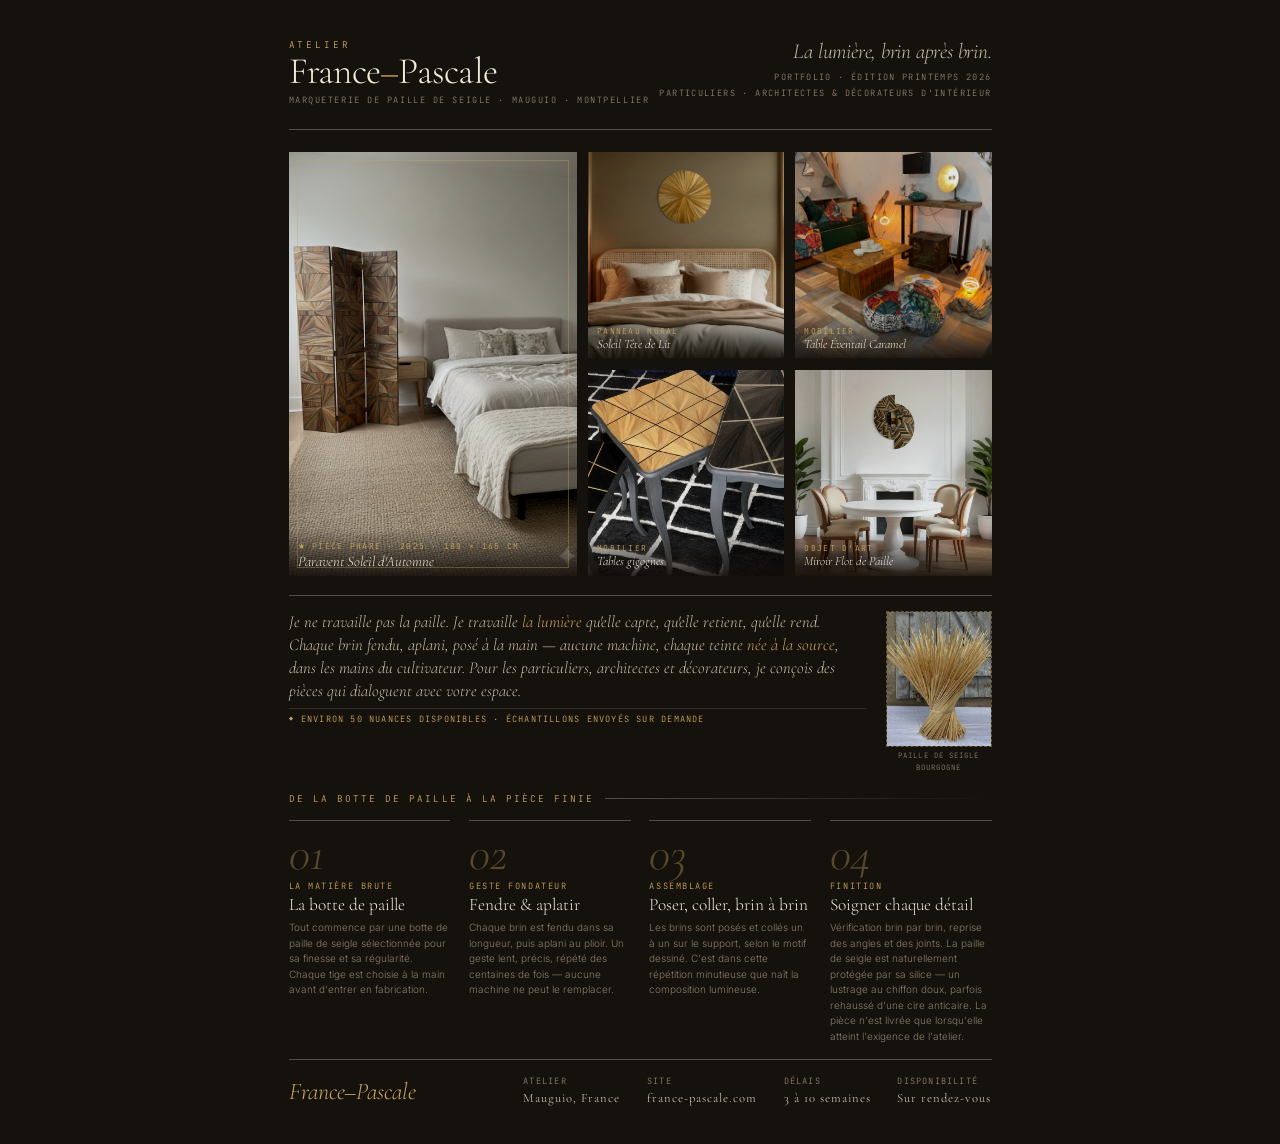
<file: mini-portfolio.html>
<!DOCTYPE html>
<html lang="fr">
<head>
  <meta charset="UTF-8">
  <title>France–Pascale · Mini Portfolio</title>
  <link href="https://fonts.googleapis.com/css2?family=Cormorant+Garamond:ital,wght@0,300;0,400;1,300;1,400&family=Inter:wght@300;400&family=JetBrains+Mono:wght@400&display=swap" rel="stylesheet">
  <style>
    :root {
      --bg:          #15110c;
      --bg-2:        #1c1812;
      --ink:         #f2e9d8;
      --ink-dim:     #c8bca5;
      --ink-mute:    #8a7f6b;
      --line:        rgba(242,233,216,0.12);
      --line-str:    rgba(242,233,216,0.28);
      --gold:        #c9a55c;
      --serif: "Cormorant Garamond", Georgia, serif;
      --sans:  "Inter", -apple-system, sans-serif;
      --mono:  "JetBrains Mono", monospace;
    }

    @page { size: A4 portrait; margin: 0; }

    *, *::before, *::after { box-sizing: border-box; margin: 0; padding: 0; }

    html, body {
      width: 210mm;
      background: var(--bg);
      color: var(--ink);
      font-family: var(--sans);
      font-weight: 300;
      -webkit-font-smoothing: antialiased;
      margin: 0 auto;
    }

    .page {
      width: 210mm;
      min-height: 297mm;
      display: flex;
      flex-direction: column;
      padding: 10mm 12mm 9mm;
    }

    @media print {
      html, body { height: 297mm; overflow: hidden; }
      .page { height: 297mm; min-height: unset; }
    }

    /* ── Header ── */
    .header {
      display: flex;
      justify-content: space-between;
      align-items: flex-start;
      padding-bottom: 6mm;
      border-bottom: 1px solid var(--line-str);
      margin-bottom: 6mm;
      flex-shrink: 0;
    }

    .brand-label {
      font-family: var(--mono);
      font-size: 7pt;
      letter-spacing: 0.32em;
      text-transform: uppercase;
      color: var(--gold);
      margin-bottom: 2px;
    }

    .brand {
      font-family: var(--serif);
      font-size: 28pt;
      font-weight: 300;
      letter-spacing: -0.02em;
      line-height: 1;
      color: var(--ink);
    }
    .brand em { font-style: italic; color: var(--gold); }

    .brand-sub {
      margin-top: 4px;
      font-family: var(--mono);
      font-size: 6.5pt;
      letter-spacing: 0.18em;
      text-transform: uppercase;
      color: var(--ink-mute);
    }

    .header-right {
      text-align: right;
    }
    .header-tagline {
      display: block;
      font-family: var(--serif);
      font-style: italic;
      font-size: 16pt;
      color: var(--ink-dim);
      letter-spacing: -0.01em;
      margin-bottom: 5px;
    }
    .header-meta {
      font-family: var(--mono);
      font-size: 6.5pt;
      letter-spacing: 0.16em;
      text-transform: uppercase;
      color: var(--ink-mute);
      line-height: 1.9;
    }

    /* ── Photos ── */
    .photos {
      display: grid;
      grid-template-columns: 5fr 7fr;
      gap: 3mm;
      height: 112mm;
      flex-shrink: 0;
      margin-bottom: 5mm;
    }

    .photo-main {
      position: relative;
      overflow: hidden;
    }

    .photo-grid {
      display: grid;
      grid-template-columns: 1fr 1fr;
      grid-template-rows: 1fr 1fr;
      gap: 3mm;
    }

    .photo-cell {
      position: relative;
      overflow: hidden;
    }

    .photo-main img,
    .photo-cell img {
      width: 100%;
      height: 100%;
      object-fit: cover;
      display: block;
      filter: brightness(0.88) contrast(1.04);
    }

    .photo-label {
      position: absolute;
      bottom: 0;
      left: 0;
      right: 0;
      padding: 12px 9px 7px;
      background: linear-gradient(transparent, rgba(15,11,7,0.88));
    }
    .photo-label-tag {
      display: block;
      font-family: var(--mono);
      font-size: 6pt;
      letter-spacing: 0.16em;
      text-transform: uppercase;
      color: var(--gold);
      margin-bottom: 2px;
    }
    .photo-label-name {
      font-family: var(--serif);
      font-style: italic;
      font-size: 11pt;
      color: var(--ink);
      line-height: 1.1;
    }
    .photo-cell .photo-label-name { font-size: 9.5pt; }

    /* gold inset border on main photo */
    .photo-main::after {
      content: "";
      position: absolute;
      inset: 8px;
      border: 1px solid rgba(201,165,92,0.35);
      pointer-events: none;
    }

    /* ── Manifesto strip ── */
    .manifesto {
      border-top: 1px solid var(--line-str);
      padding-top: 4mm;
      margin-bottom: 5mm;
      flex-shrink: 0;
      display: grid;
      grid-template-columns: 1fr 28mm;
      gap: 5mm;
      align-items: start;
    }
    .manifesto p {
      font-family: var(--serif);
      font-style: italic;
      font-size: 12.5pt;
      line-height: 1.38;
      color: var(--ink-dim);
    }
    .manifesto em { color: var(--gold); }

    .nuances {
      display: flex;
      align-items: center;
      gap: 7px;
      margin-top: 5px;
      padding-top: 4px;
      border-top: 1px solid var(--line);
      font-family: var(--mono);
      font-size: 6.5pt;
      letter-spacing: 0.14em;
      text-transform: uppercase;
      color: var(--gold);
    }
    .nuances::before { content: "◆"; font-size: 5pt; }

    .botte { display: flex; flex-direction: column; gap: 3px; }
    .botte-photo {
      width: 28mm;
      height: 36mm;
      overflow: hidden;
      border: 1px dashed rgba(201,165,92,0.45);
      background: var(--bg-2);
      display: flex;
      align-items: center;
      justify-content: center;
    }
    .botte-photo img {
      width: 100%; height: 100%;
      object-fit: cover;
      filter: brightness(0.85) contrast(1.05);
    }
    .botte-placeholder {
      font-family: var(--mono);
      font-size: 5pt;
      letter-spacing: 0.1em;
      text-transform: uppercase;
      color: var(--gold);
      text-align: center;
      padding: 4px;
      line-height: 1.6;
    }
    .botte-caption {
      font-family: var(--mono);
      font-size: 5.5pt;
      letter-spacing: 0.14em;
      text-transform: uppercase;
      color: var(--ink-mute);
      line-height: 1.6;
      text-align: center;
    }

    /* ── Method ── */
    .method-wrap {
      flex: 1;
      display: flex;
      flex-direction: column;
      min-height: 0;
    }

    .section-label {
      display: flex;
      align-items: center;
      gap: 10px;
      font-family: var(--mono);
      font-size: 7pt;
      letter-spacing: 0.22em;
      text-transform: uppercase;
      color: var(--gold);
      margin-bottom: 4mm;
    }
    .section-label::after {
      content: "";
      flex: 1;
      height: 1px;
      background: linear-gradient(to right, var(--line-str), transparent);
    }

    .method-grid {
      display: grid;
      grid-template-columns: repeat(4, 1fr);
      gap: 5mm;
      flex: 1;
    }

    .step {
      border-top: 1px solid var(--line-str);
      padding-top: 3.5mm;
    }

    .step-num {
      display: block;
      font-family: var(--serif);
      font-style: italic;
      font-size: 36pt;
      line-height: 0.85;
      color: var(--gold);
      opacity: 0.38;
      margin-bottom: 5px;
    }

    .step-label {
      font-family: var(--mono);
      font-size: 6.5pt;
      letter-spacing: 0.18em;
      text-transform: uppercase;
      color: var(--gold);
      margin-bottom: 3px;
    }

    .step-title {
      font-family: var(--serif);
      font-size: 13pt;
      line-height: 1.15;
      color: var(--ink);
      margin-bottom: 5px;
    }

    .step-text {
      font-size: 7.5pt;
      line-height: 1.55;
      color: var(--ink-mute);
    }

    /* ── Footer ── */
    .footer {
      flex-shrink: 0;
      border-top: 1px solid var(--line-str);
      padding-top: 3.5mm;
      margin-top: 4mm;
      display: flex;
      justify-content: space-between;
      align-items: center;
    }

    .footer-brand {
      font-family: var(--serif);
      font-style: italic;
      font-size: 18pt;
      color: var(--gold);
    }

    .footer-contacts {
      display: flex;
      gap: 7mm;
    }
    .footer-item {
      font-family: var(--mono);
      font-size: 6.5pt;
      letter-spacing: 0.14em;
      text-transform: uppercase;
      color: var(--ink-mute);
      line-height: 1.7;
    }
    .footer-item strong {
      display: block;
      font-weight: 400;
      color: var(--ink-dim);
      letter-spacing: 0.08em;
      text-transform: none;
      font-family: var(--serif);
      font-size: 9.5pt;
    }

    /* Print: ensure colors print */
    @media print {
      html, body, .page { -webkit-print-color-adjust: exact; print-color-adjust: exact; }
    }
  </style>
</head>
<body>
<div class="page">

  <!-- ── HEADER ── -->
  <header class="header">
    <div>
      <div class="brand-label">Atelier</div>
      <div class="brand">France<em>–</em>Pascale</div>
      <div class="brand-sub">Marqueterie de paille de seigle &middot; Mauguio &middot; Montpellier</div>
    </div>
    <div class="header-right">
      <span class="header-tagline">La lumière, brin après brin.</span>
      <div class="header-meta">
        Portfolio &middot; Édition printemps 2026<br>
        Particuliers &middot; Architectes &amp; décorateurs d'intérieur
      </div>
    </div>
  </header>

  <!-- ── PHOTOS ── -->
  <div class="photos">
    <div class="photo-main">
      <img src="images/paravent-soleil.jpg" alt="Paravent Soleil d'Automne">
      <div class="photo-label">
        <span class="photo-label-tag">★ Pièce phare &middot; 2025 &middot; 180 × 165 cm</span>
        <div class="photo-label-name">Paravent Soleil d'Automne</div>
      </div>
    </div>
    <div class="photo-grid">
      <div class="photo-cell">
        <img src="images/soleil-tete-de-lit.jpg" alt="Soleil Tête de Lit">
        <div class="photo-label">
          <span class="photo-label-tag">Panneau mural</span>
          <div class="photo-label-name">Soleil Tête de Lit</div>
        </div>
      </div>
      <div class="photo-cell">
        <img src="images/table-eventail-caramel.jpg" alt="Table Éventail">
        <div class="photo-label">
          <span class="photo-label-tag">Mobilier</span>
          <div class="photo-label-name">Table Éventail Caramel</div>
        </div>
      </div>
      <div class="photo-cell">
        <img src="images/table-gigognes.png" alt="Tables gigognes">
        <div class="photo-label">
          <span class="photo-label-tag">Mobilier</span>
          <div class="photo-label-name">Tables gigognes</div>
        </div>
      </div>
      <div class="photo-cell">
        <img src="images/miroir-flot.jpg" alt="Miroir Flot de Paille">
        <div class="photo-label">
          <span class="photo-label-tag">Objet d'art</span>
          <div class="photo-label-name">Miroir Flot de Paille</div>
        </div>
      </div>
    </div>
  </div>

  <!-- ── MANIFESTO ── -->
  <div class="manifesto">
    <div>
      <p>
        Je ne travaille pas la paille. Je travaille <em>la lumière</em> qu'elle capte, qu'elle retient, qu'elle rend.
        Chaque brin fendu, aplani, posé à la main — aucune machine, chaque teinte <em>née à la source</em>, dans les mains du cultivateur.
        Pour les particuliers, architectes et décorateurs, je conçois des pièces qui dialoguent avec votre espace.
      </p>
      <div class="nuances">Environ 50 nuances disponibles &middot; Échantillons envoyés sur demande</div>
    </div>
    <div class="botte">
      <div class="botte-photo">
        <img src="images/botte-paille.jpeg" alt="Botte de paille de seigle de Bourgogne"
             onerror="this.style.display='none';this.nextElementSibling.style.display='block'">
        <div class="botte-placeholder" style="display:none">Ajouter<br>botte-paille.jpg<br>dans images/</div>
      </div>
      <div class="botte-caption">Paille de seigle<br>Bourgogne</div>
    </div>
  </div>

  <!-- ── MÉTHODE ── -->
  <div class="method-wrap">
    <div class="section-label">De la botte de paille à la pièce finie</div>
    <div class="method-grid">
      <div class="step">
        <span class="step-num">01</span>
        <div class="step-label">La matière brute</div>
        <div class="step-title">La botte de paille</div>
        <p class="step-text">Tout commence par une botte de paille de seigle sélectionnée pour sa finesse et sa régularité. Chaque tige est choisie à la main avant d'entrer en fabrication.</p>
      </div>
      <div class="step">
        <span class="step-num">02</span>
        <div class="step-label">Geste fondateur</div>
        <div class="step-title">Fendre &amp; aplatir</div>
        <p class="step-text">Chaque brin est fendu dans sa longueur, puis aplani au plioir. Un geste lent, précis, répété des centaines de fois — aucune machine ne peut le remplacer.</p>
      </div>
      <div class="step">
        <span class="step-num">03</span>
        <div class="step-label">Assemblage</div>
        <div class="step-title">Poser, coller, brin à brin</div>
        <p class="step-text">Les brins sont posés et collés un à un sur le support, selon le motif dessiné. C'est dans cette répétition minutieuse que naît la composition lumineuse.</p>
      </div>
      <div class="step">
        <span class="step-num">04</span>
        <div class="step-label">Finition</div>
        <div class="step-title">Soigner chaque détail</div>
        <p class="step-text">Vérification brin par brin, reprise des angles et des joints. La paille de seigle est naturellement protégée par sa silice — un lustrage au chiffon doux, parfois rehaussé d'une cire anticaire. La pièce n'est livrée que lorsqu'elle atteint l'exigence de l'atelier.</p>
      </div>
    </div>
  </div>

  <!-- ── FOOTER ── -->
  <footer class="footer">
    <div class="footer-brand">France–Pascale</div>
    <div class="footer-contacts">
      <div class="footer-item">
        Atelier
        <strong>Mauguio, France</strong>
      </div>
      <div class="footer-item">
        Site
        <strong>france-pascale.com</strong>
      </div>
      <div class="footer-item">
        Délais
        <strong>3 à 10 semaines</strong>
      </div>
      <div class="footer-item">
        Disponibilité
        <strong>Sur rendez-vous</strong>
      </div>
    </div>
  </footer>

</div>
</body>
</html>
</file>
